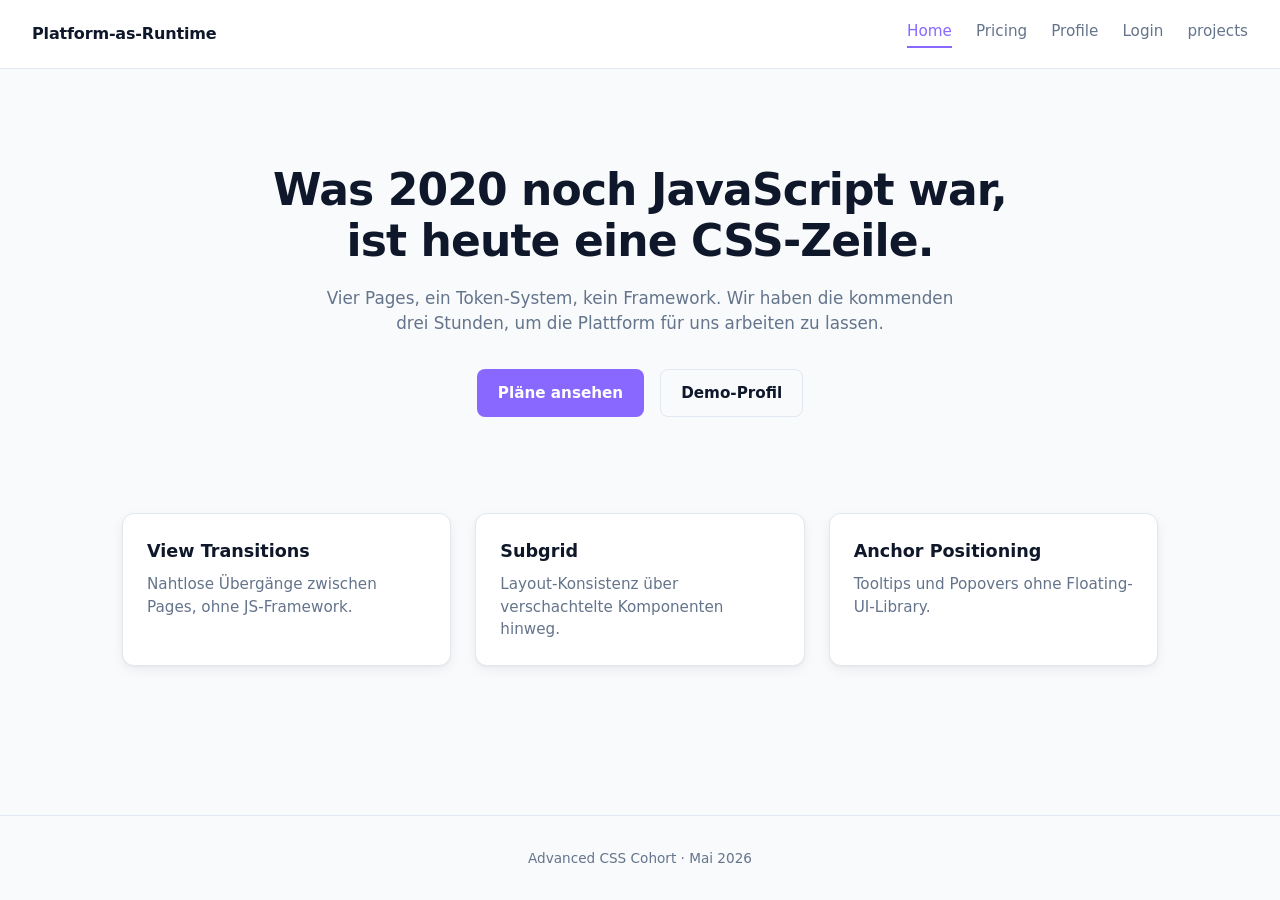
<file: index.html>
<!DOCTYPE html>
<html lang="de">
<head>
  <meta charset="UTF-8">
  <meta name="viewport" content="width=device-width, initial-scale=1.0">
  <title>Platform as Runtime — Home</title>
  <link rel="stylesheet" href="tokens.css">
  <link rel="stylesheet" href="base.css">
  <link rel="stylesheet" href="pages.css">
  <link rel="stylesheet" href="transitions.css">
  <link rel="stylesheet" href="tooltips.css">
  <link rel="stylesheet" href="tooltips.css">


</head>
<body>
  <header class="site-nav">
    <a href="index.html" class="brand">Platform-as-Runtime</a>
    <nav>
      <a href="index.html" aria-current="page">Home</a>
      <a href="pricing.html">Pricing</a>
      <a href="profile.html">Profile</a>
      <a href="login.html">Login</a>
      <a href="projects.html">projects</a>
    </nav>
  </header>

  <main class="page page-home">
    <section class="hero">
      <h1>Was 2020 noch JavaScript war,<br>ist heute eine CSS-Zeile.</h1>
      <p class="lead">
        Vier Pages, ein Token-System, kein Framework. Wir haben die kommenden
        drei Stunden, um die Plattform für uns arbeiten zu lassen.
      </p>
      <div class="cta-row">
        <a href="pricing.html" class="btn btn-primary">Pläne ansehen</a>
        <a href="profile.html" class="btn btn-ghost">Demo-Profil</a>
      </div>
    </section>

    <section class="grid-features">
      <article class="feature-card">
        <h3>View Transitions</h3>
        <p>Nahtlose Übergänge zwischen Pages, ohne JS-Framework.</p>
      </article>
      <article class="feature-card">
        <h3>Subgrid</h3>
        <p>Layout-Konsistenz über verschachtelte Komponenten hinweg.</p>
      </article>
      <article class="feature-card">
        <h3>Anchor Positioning</h3>
        <p>Tooltips und Popovers ohne Floating-UI-Library.</p>
      </article>
    </section>
  </main>

  <footer class="site-footer">
    <p>Advanced CSS Cohort · Mai 2026</p>
  </footer>
</body>
</html>
</file>
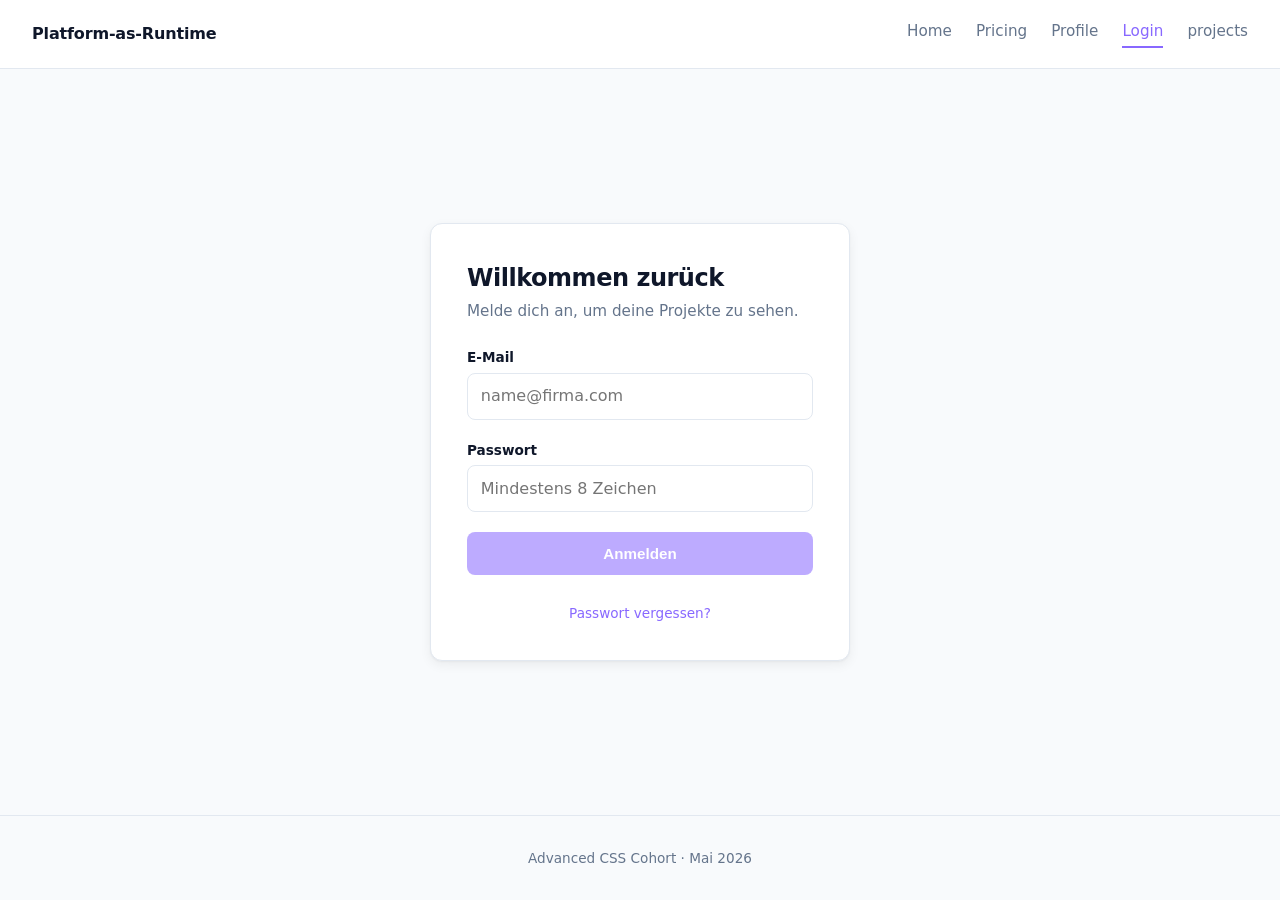
<file: login.html>
<!DOCTYPE html>
<html lang="de">
<head>
  <meta charset="UTF-8">
  <meta name="viewport" content="width=device-width, initial-scale=1.0">
  <title>Platform as Runtime — Login</title>
  <link rel="stylesheet" href="tokens.css">
  <link rel="stylesheet" href="base.css">
  <link rel="stylesheet" href="pages.css">
  <link rel="stylesheet" href="transitions.css">
  <link rel="stylesheet" href="tooltips.css">
</head>
<body>
  <header class="site-nav">
    <a href="index.html" class="brand">Platform-as-Runtime</a>
    <nav>
      <a href="index.html">Home</a>
      <a href="pricing.html">Pricing</a>
      <a href="profile.html">Profile</a>
      <a href="login.html" aria-current="page">Login</a>
      <a href="projects.html">projects</a>

    </nav>
  </header>

  <main class="page page-login">
    <div class="login-card">
      <h1>Willkommen zurück</h1>
      <p class="subtitle">Melde dich an, um deine Projekte zu sehen.</p>

      <form class="login-form" novalidate>
        <div class="field">
          <label for="email">E-Mail</label>
          <input type="email" id="email" name="email" placeholder="name@firma.com" required>
        </div>

        <div class="field">
          <label for="password">Passwort</label>
          <input type="password" id="password" name="password" placeholder="Mindestens 8 Zeichen" required minlength="8">
        </div>

        <button type="submit" class="btn btn-primary">Anmelden</button>

        <p class="forgot"><a href="#">Passwort vergessen?</a></p>
      </form>
    </div>
  </main>

  <footer class="site-footer">
    <p>Advanced CSS Cohort · Mai 2026</p>
  </footer>
</body>
</html>
</file>
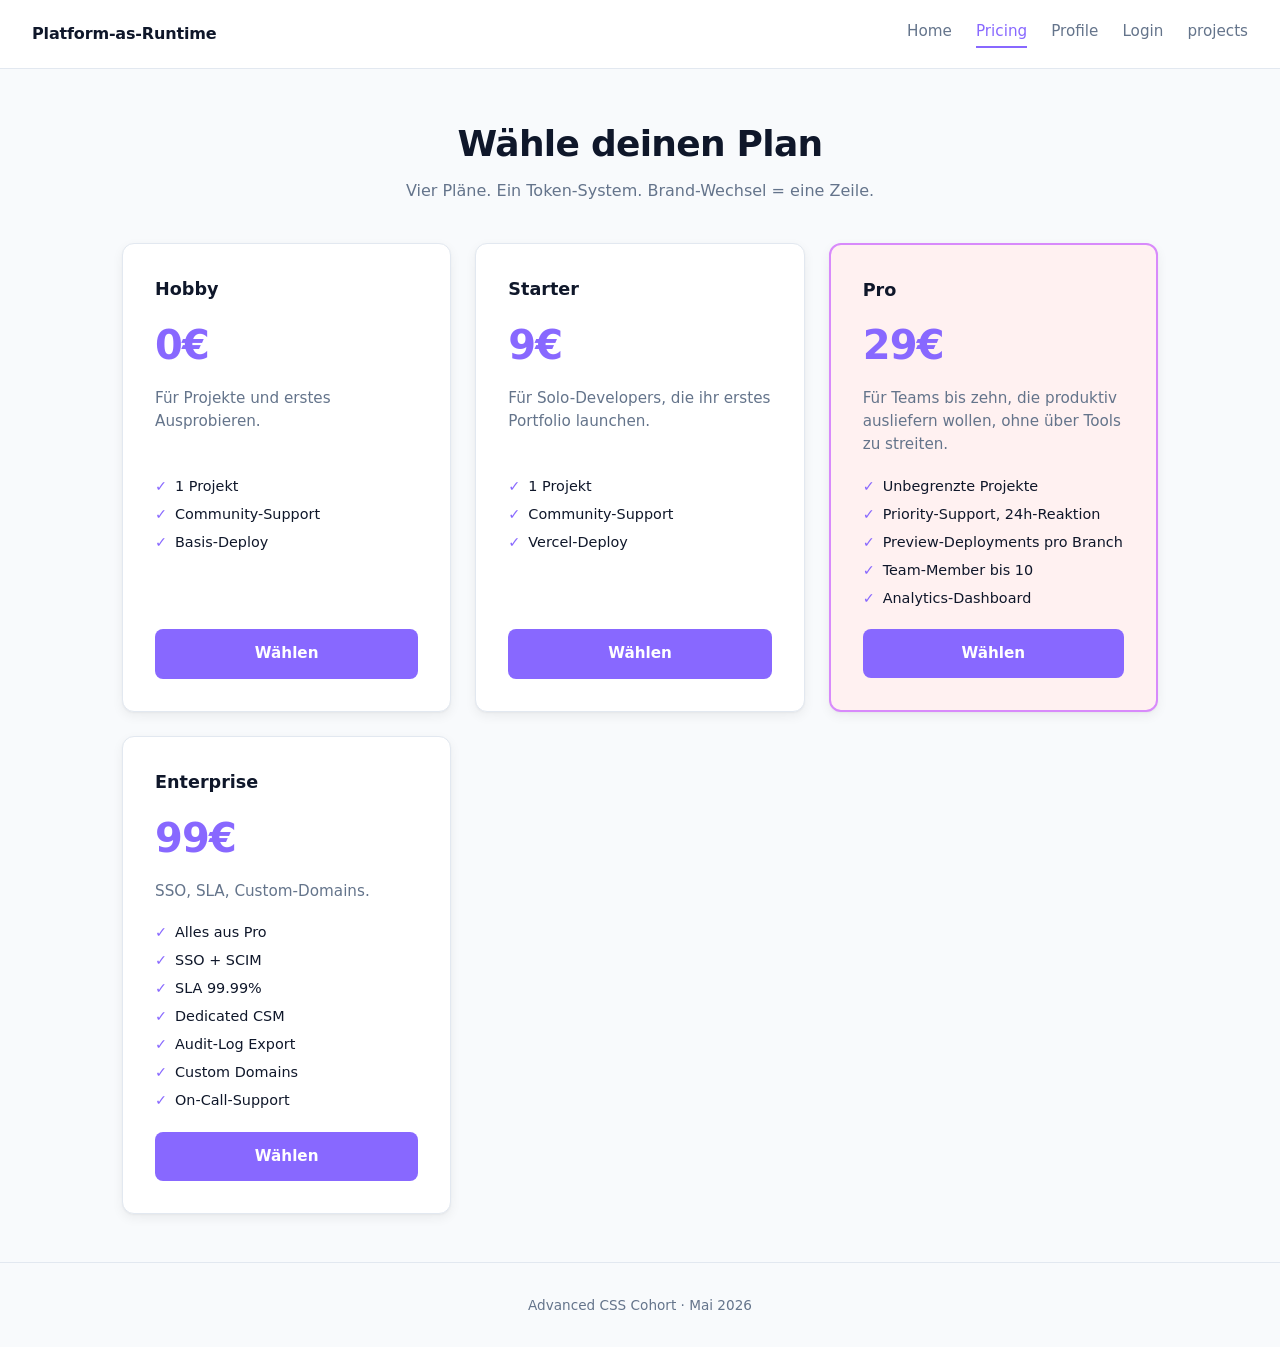
<file: pricing.html>
<!DOCTYPE html>
<html lang="de">

<head>
  <meta charset="UTF-8">
  <meta name="viewport" content="width=device-width, initial-scale=1.0">
  <title>Platform as Runtime — Pricing</title>
  <link rel="stylesheet" href="tokens.css">
  <link rel="stylesheet" href="base.css">
  <link rel="stylesheet" href="pages.css">
  <link rel="stylesheet" href="transitions.css">
  <link rel="stylesheet" href="tooltips.css">
</head>

<body>
  <header class="site-nav">
    <a href="index.html" class="brand">Platform-as-Runtime</a>
    <nav>
      <a href="index.html">Home</a>
      <a href="pricing.html" aria-current="page">Pricing</a>
      <a href="profile.html">Profile</a>
      <a href="login.html">Login</a>
      <a href="projects.html">projects</a>
    </nav>
  </header>

  <main class="page page-pricing">
    <h1>Wähle deinen Plan</h1>
    <p class="lead">Vier Pläne. Ein Token-System. Brand-Wechsel = eine Zeile.</p>

    <div class="pricing-grid">
      <article class="plan" id="plan-hobby">
        <h2>Hobby</h2>
        <p class="price">0€</p>
        <p class="desc">Für Projekte und erstes Ausprobieren.</p>
        <ul class="features">
          <li>1 Projekt</li>
          <li>Community-Support</li>
          <li>Basis-Deploy</li>
        </ul>
        <a href="login.html" class="btn btn-primary">Wählen</a>
      </article>

      <article class="plan" id="plan-starter">
        <h2>Starter</h2>
        <p class="price">9€</p>
        <p class="desc">Für Solo-Developers, die ihr erstes Portfolio launchen.</p>
        <ul class="features">
          <li>1 Projekt</li>
          <li>Community-Support</li>
          <li>Vercel-Deploy</li>
        </ul>
        <a href="login.html" class="btn btn-primary">Wählen</a>
      </article>

      <article class="plan plan-featured" id="plan-pro">
        <h2>Pro</h2>
        <p class="price">29€</p>
        <p class="desc">Für Teams bis zehn, die produktiv ausliefern wollen, ohne über Tools zu streiten.</p>
        <ul class="features">
          <li>Unbegrenzte Projekte</li>
          <li>Priority-Support, 24h-Reaktion</li>
          <li>Preview-Deployments pro Branch</li>
          <li>Team-Member bis 10</li>
          <li>Analytics-Dashboard</li>
        </ul>
        <a href="login.html" class="btn btn-primary">Wählen</a>
      </article>

      <article class="plan" id="plan-enterprise">
        <h2>Enterprise</h2>
        <p class="price">99€</p>
        <p class="desc">SSO, SLA, Custom-Domains.</p>
        <ul class="features">
          <li>Alles aus Pro</li>
          <li>SSO + SCIM</li>
          <li>SLA 99.99%</li>
          <li>Dedicated CSM</li>
          <li>Audit-Log Export</li>
          <li>Custom Domains</li>
          <li>On-Call-Support</li>
        </ul>
        <a href="login.html" class="btn btn-primary">Wählen</a>
      </article>
    </div>
  </main>

  <footer class="site-footer">
    <p>Advanced CSS Cohort · Mai 2026</p>
  </footer>
</body>

</html>
</file>
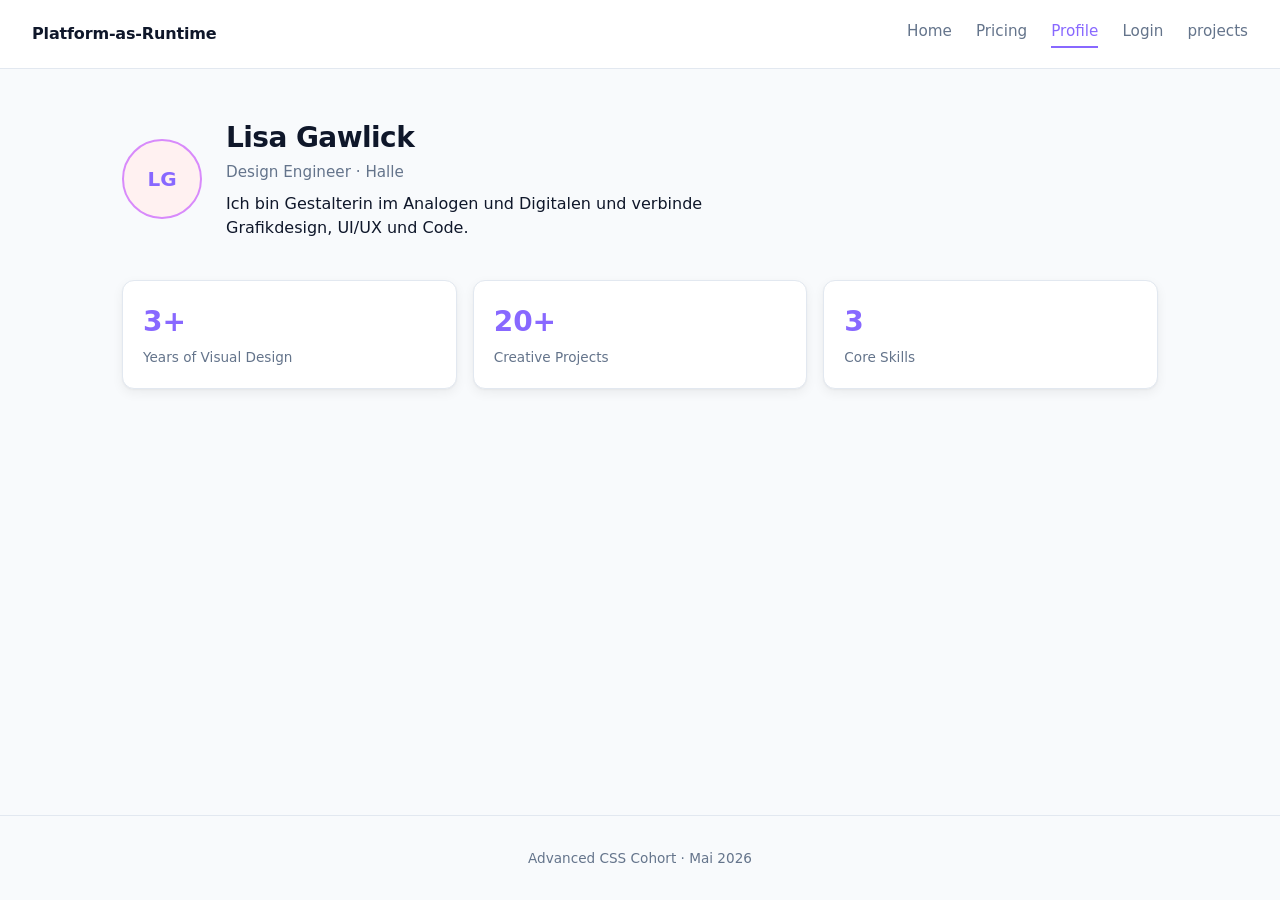
<file: profile.html>
<!DOCTYPE html>
<html lang="de">
<head>
  <meta charset="UTF-8">
  <meta name="viewport" content="width=device-width, initial-scale=1.0">
  <title>Platform as Runtime — Profile</title>
  <link rel="stylesheet" href="tokens.css">
  <link rel="stylesheet" href="base.css">
  <link rel="stylesheet" href="pages.css">
  <link rel="stylesheet" href="transitions.css">
  <link rel="stylesheet" href="tooltips.css">
</head>
<body>
  <header class="site-nav">
    <a href="index.html" class="brand">Platform-as-Runtime</a>
    <nav>
      <a href="index.html">Home</a>
      <a href="pricing.html">Pricing</a>
      <a href="profile.html" aria-current="page">Profile</a>
      <a href="login.html">Login</a>
      <a href="projects.html">projects</a>
    </nav>
  </header>

  <main class="page page-profile">
    <section class="profile-header">
      <div class="avatar" aria-hidden="true">LG</div>
      <div class="profile-meta">
        <h1>Lisa Gawlick</h1>
        <p class="role">Design Engineer · Halle</p>
        <p class="bio">
          Ich bin Gestalterin im Analogen und Digitalen und verbinde Grafikdesign, UI/UX und Code.
        </p>
      </div>
    </section>

    <section class="stats">
      <button class="stat" data-tooltip="Erfahrung in analoger und digitaler Gestaltung">
        <span class="stat-value">3+</span>
        <span class="stat-label">Years of Visual Design</span>
      </button>
      <button class="stat" data-tooltip="Projekte aus Grafikdesign, UI/UX und Web">
        <span class="stat-value">20+</span>
        <span class="stat-label">Creative Projects</span>
      </button>
      <button class="stat" data-tooltip="Fokus auf Gestaltung, Interface Design und Code">
        <span class="stat-value">3</span>
        <span class="stat-label">Core Skills</span>
      </button>
    </section>
  </main>

  <footer class="site-footer">
    <p>Advanced CSS Cohort · Mai 2026</p>
  </footer>
</body>
</html>
</file>
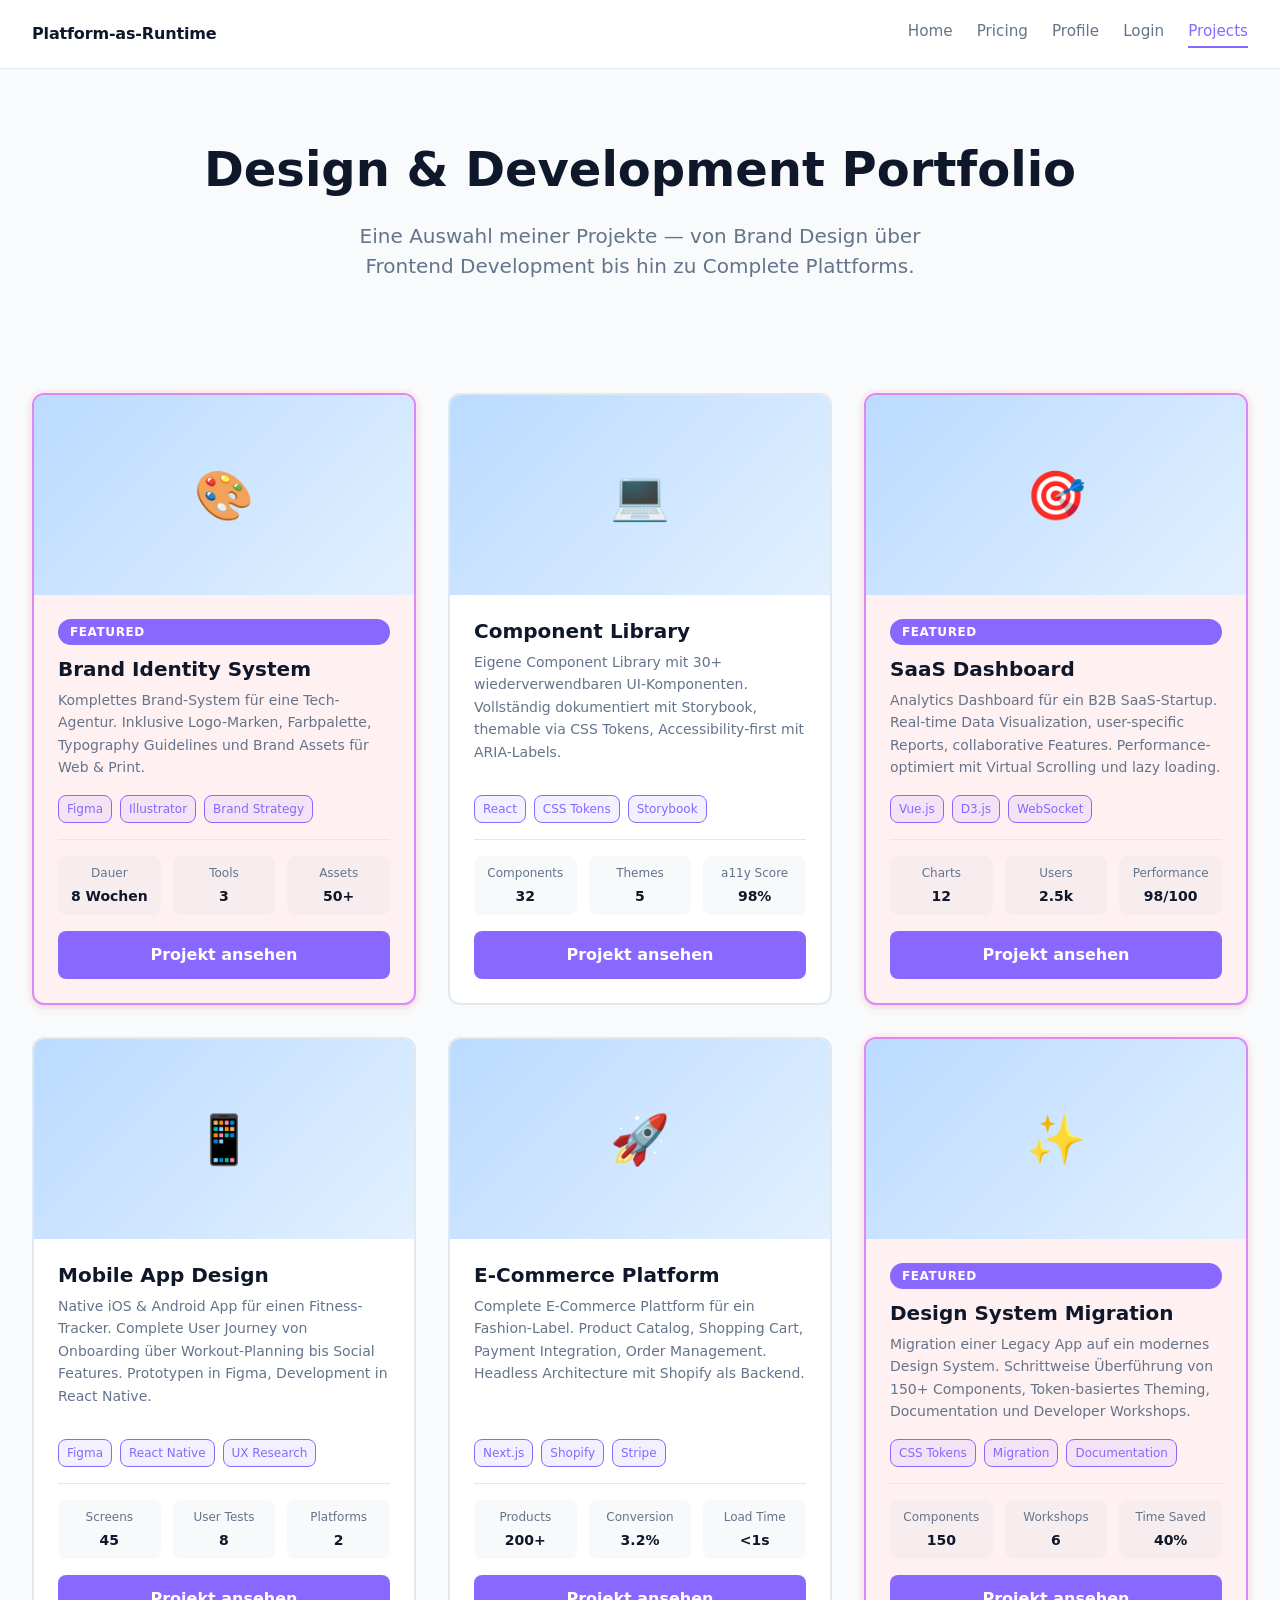
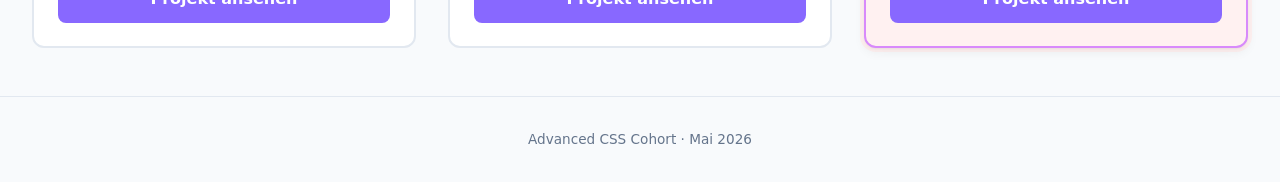
<file: projects.html>
<!DOCTYPE html>
<html lang="de">
<head>
  <meta charset="UTF-8">
  <meta name="viewport" content="width=device-width, initial-scale=1.0">
  <title>Platform as Runtime — Projects</title>
  <link rel="stylesheet" href="tokens.css">
  <link rel="stylesheet" href="base.css">
  <link rel="stylesheet" href="pages.css">
  <link rel="stylesheet" href="transitions.css">
  <link rel="stylesheet" href="tooltips.css">
  <style>
    /* Projects Portfolio mit modernen CSS-Features */

    .projects-hero {
      text-align: center;
      padding: 4rem 1rem;
      background: var(--color-bg);
    }

    .projects-hero h1 {
      font-size: clamp(2rem, 5vw, 3rem);
      color: var(--color-text);
      margin-bottom: 1rem;
    }

    .projects-hero p {
      color: var(--color-text-muted);
      font-size: 1.25rem;
      max-width: 600px;
      margin: 0 auto;
    }

    .projects-grid {
      display: grid;
      grid-template-columns: repeat(auto-fit, minmax(350px, 1fr));
      gap: 2rem;
      padding: 3rem 2rem;
      max-width: 1400px;
      margin: 0 auto;
    }

    .project-card {
      background: var(--color-card);
      border: 2px solid var(--color-border);
      border-radius: var(--radius-card);
      overflow: hidden;
      transition: all 0.3s ease;
      display: flex;
      flex-direction: column;
    }

    /* :has() - Featured Projects bekommen andere Styling */
    .project-card:has(.badge-featured) {
      border-color: var(--color-featured-border);
      background: var(--color-featured-tint);
      box-shadow: var(--shadow-card), 0 0 0 4px var(--color-featured-tint);
    }

    /* :has() - Interactive State bei Link-Hover */
    .project-card:has(.project-link:hover) {
      border-color: var(--color-brand);
      transform: translateY(-4px);
    }

    .project-image {
      width: 100%;
      height: 200px;
      background: linear-gradient(135deg,
        color-mix(in oklch, var(--color-brand) 30%, var(--color-bg)) 0%,
        color-mix(in oklch, var(--color-brand) 10%, var(--color-bg)) 100%
      );
      display: flex;
      align-items: center;
      justify-content: center;
      font-size: 3rem;
      position: relative;
      overflow: hidden;
    }

    .project-image::before {
      content: '';
      position: absolute;
      inset: 0;
      background: color-mix(in oklch, var(--black) 10%, transparent);
      opacity: 0;
      transition: opacity 0.3s ease;
    }

    .project-card:hover .project-image::before {
      opacity: 1;
    }

    .project-content {
      padding: 1.5rem;
      flex: 1;
      display: flex;
      flex-direction: column;
    }

    .badge-featured {
      display: inline-block;
      padding: 0.25rem 0.75rem;
      background: var(--color-brand);
      color: var(--color-card);
      border-radius: var(--radius-pill);
      font-size: 0.75rem;
      font-weight: 700;
      text-transform: uppercase;
      letter-spacing: 0.05em;
      margin-bottom: 0.75rem;
    }

    .project-title {
      font-size: 1.5rem;
      font-weight: 700;
      color: var(--color-text);
      margin-bottom: 0.5rem;
      line-height: 1.2;
    }

    .project-description {
      color: var(--color-text-muted);
      line-height: 1.6;
      margin-bottom: 1rem;
      flex: 1;
    }

    /* Subgrid - Metadaten im Grid ausrichten */
    .project-meta {
      display: grid;
      grid-template-columns: repeat(3, 1fr);
      gap: 0.75rem;
      margin-top: auto;
      padding-top: 1rem;
      border-top: 1px solid var(--color-border);
    }

    .project-meta-item {
      text-align: center;
      padding: 0.5rem;
      background: color-mix(in oklch, var(--color-muted) 15%, transparent);
      border-radius: var(--radius-button);
      font-size: 0.875rem;
    }

    .meta-label {
      display: block;
      font-size: 0.75rem;
      color: var(--color-text-muted);
      margin-bottom: 0.25rem;
    }

    .meta-value {
      font-weight: 600;
      color: var(--color-text);
    }

    .project-tags {
      display: flex;
      flex-wrap: wrap;
      gap: 0.5rem;
      margin-bottom: 1rem;
    }

    .tag {
      padding: 0.25rem 0.5rem;
      background: color-mix(in oklch, var(--color-brand) 10%, transparent);
      border: 1px solid var(--color-brand);
      border-radius: var(--radius-button);
      font-size: 0.75rem;
      color: var(--color-brand);
      font-weight: 500;
    }

    .project-link {
      display: inline-block;
      width: 100%;
      padding: 0.75rem;
      background: var(--color-brand);
      color: var(--color-card);
      text-align: center;
      text-decoration: none;
      border-radius: var(--radius-button);
      font-weight: 600;
      transition: background 0.2s ease;
      margin-top: 1rem;
    }

    .project-link:hover {
      background: var(--color-button-hover);
    }

    /* @container - Responsive Typography */
    .project-content {
      container-type: inline-size;
    }

    .project-title {
      font-size: clamp(1.25rem, 4cqi, 1.75rem);
    }

    .project-description {
      font-size: clamp(0.875rem, 2.5cqi, 1rem);
    }

    /* View Transitions für Smooth Navigation */
    @view-transition {
      navigation: auto;
    }

    ::view-transition-old(project-card),
    ::view-transition-new(project-card) {
      animation-duration: 0.3s;
    }
  </style>
</head>
<body>
  <header class="site-nav">
    <a href="index.html" class="brand">Platform-as-Runtime</a>
    <nav>
      <a href="index.html">Home</a>
      <a href="pricing.html">Pricing</a>
      <a href="profile.html">Profile</a>
      <a href="login.html">Login</a>
      <a href="projects.html" aria-current="page">Projects</a>
    </nav>
  </header>

  <main>
    <section class="projects-hero">
      <h1>Design & Development Portfolio</h1>
      <p>Eine Auswahl meiner Projekte — von Brand Design über Frontend Development bis hin zu Complete Plattforms.</p>
    </section>

    <section class="projects-grid">
      <article class="project-card">
        <div class="project-image">🎨</div>
        <div class="project-content">
          <span class="badge-featured">Featured</span>
          <h2 class="project-title">Brand Identity System</h2>
          <p class="project-description">
            Komplettes Brand-System für eine Tech-Agentur. Inklusive Logo-Marken,
            Farbpalette, Typography Guidelines und Brand Assets für Web & Print.
          </p>
          <div class="project-tags">
            <span class="tag">Figma</span>
            <span class="tag">Illustrator</span>
            <span class="tag">Brand Strategy</span>
          </div>
          <div class="project-meta">
            <div class="project-meta-item">
              <span class="meta-label">Dauer</span>
              <span class="meta-value">8 Wochen</span>
            </div>
            <div class="project-meta-item">
              <span class="meta-label">Tools</span>
              <span class="meta-value">3</span>
            </div>
            <div class="project-meta-item">
              <span class="meta-label">Assets</span>
              <span class="meta-value">50+</span>
            </div>
          </div>
          <a href="#" class="project-link">Projekt ansehen</a>
        </div>
      </article>

      <article class="project-card">
        <div class="project-image">💻</div>
        <div class="project-content">
          <h2 class="project-title">Component Library</h2>
          <p class="project-description">
            Eigene Component Library mit 30+ wiederverwendbaren UI-Komponenten.
            Vollständig dokumentiert mit Storybook, themable via CSS Tokens,
            Accessibility-first mit ARIA-Labels.
          </p>
          <div class="project-tags">
            <span class="tag">React</span>
            <span class="tag">CSS Tokens</span>
            <span class="tag">Storybook</span>
          </div>
          <div class="project-meta">
            <div class="project-meta-item">
              <span class="meta-label">Components</span>
              <span class="meta-value">32</span>
            </div>
            <div class="project-meta-item">
              <span class="meta-label">Themes</span>
              <span class="meta-value">5</span>
            </div>
            <div class="project-meta-item">
              <span class="meta-label">a11y Score</span>
              <span class="meta-value">98%</span>
            </div>
          </div>
          <a href="#" class="project-link">Projekt ansehen</a>
        </div>
      </article>

      <article class="project-card">
        <div class="project-image">🎯</div>
        <div class="project-content">
          <span class="badge-featured">Featured</span>
          <h2 class="project-title">SaaS Dashboard</h2>
          <p class="project-description">
            Analytics Dashboard für ein B2B SaaS-Startup. Real-time Data Visualization,
            user-specific Reports, collaborative Features. Performance-optimiert
            mit Virtual Scrolling und lazy loading.
          </p>
          <div class="project-tags">
            <span class="tag">Vue.js</span>
            <span class="tag">D3.js</span>
            <span class="tag">WebSocket</span>
          </div>
          <div class="project-meta">
            <div class="project-meta-item">
              <span class="meta-label">Charts</span>
              <span class="meta-value">12</span>
            </div>
            <div class="project-meta-item">
              <span class="meta-label">Users</span>
              <span class="meta-value">2.5k</span>
            </div>
            <div class="project-meta-item">
              <span class="meta-label">Performance</span>
              <span class="meta-value">98/100</span>
            </div>
          </div>
          <a href="#" class="project-link">Projekt ansehen</a>
        </div>
      </article>

      <article class="project-card">
        <div class="project-image">📱</div>
        <div class="project-content">
          <h2 class="project-title">Mobile App Design</h2>
          <p class="project-description">
            Native iOS & Android App für einen Fitness-Tracker. Complete User Journey
            von Onboarding über Workout-Planning bis Social Features. Prototypen
            in Figma, Development in React Native.
          </p>
          <div class="project-tags">
            <span class="tag">Figma</span>
            <span class="tag">React Native</span>
            <span class="tag">UX Research</span>
          </div>
          <div class="project-meta">
            <div class="project-meta-item">
              <span class="meta-label">Screens</span>
              <span class="meta-value">45</span>
            </div>
            <div class="project-meta-item">
              <span class="meta-label">User Tests</span>
              <span class="meta-value">8</span>
            </div>
            <div class="project-meta-item">
              <span class="meta-label">Platforms</span>
              <span class="meta-value">2</span>
            </div>
          </div>
          <a href="#" class="project-link">Projekt ansehen</a>
        </div>
      </article>

      <article class="project-card">
        <div class="project-image">🚀</div>
        <div class="project-content">
          <h2 class="project-title">E-Commerce Platform</h2>
          <p class="project-description">
            Complete E-Commerce Plattform für ein Fashion-Label. Product Catalog,
            Shopping Cart, Payment Integration, Order Management. Headless Architecture
            mit Shopify als Backend.
          </p>
          <div class="project-tags">
            <span class="tag">Next.js</span>
            <span class="tag">Shopify</span>
            <span class="tag">Stripe</span>
          </div>
          <div class="project-meta">
            <div class="project-meta-item">
              <span class="meta-label">Products</span>
              <span class="meta-value">200+</span>
            </div>
            <div class="project-meta-item">
              <span class="meta-label">Conversion</span>
              <span class="meta-value">3.2%</span>
            </div>
            <div class="project-meta-item">
              <span class="meta-label">Load Time</span>
              <span class="meta-value">&lt;1s</span>
            </div>
          </div>
          <a href="#" class="project-link">Projekt ansehen</a>
        </div>
      </article>

      <article class="project-card">
        <div class="project-image">✨</div>
        <div class="project-content">
          <span class="badge-featured">Featured</span>
          <h2 class="project-title">Design System Migration</h2>
          <p class="project-description">
            Migration einer Legacy App auf ein modernes Design System. Schrittweise
            Überführung von 150+ Components, Token-basiertes Theming, Documentation
            und Developer Workshops.
          </p>
          <div class="project-tags">
            <span class="tag">CSS Tokens</span>
            <span class="tag">Migration</span>
            <span class="tag">Documentation</span>
          </div>
          <div class="project-meta">
            <div class="project-meta-item">
              <span class="meta-label">Components</span>
              <span class="meta-value">150</span>
            </div>
            <div class="project-meta-item">
              <span class="meta-label">Workshops</span>
              <span class="meta-value">6</span>
            </div>
            <div class="project-meta-item">
              <span class="meta-label">Time Saved</span>
              <span class="meta-value">40%</span>
            </div>
          </div>
          <a href="#" class="project-link">Projekt ansehen</a>
        </div>
      </article>
    </section>
  </main>

  <footer class="site-footer">
    <p>Advanced CSS Cohort · Mai 2026</p>
  </footer>
</body>
</html>
</file>
<file: tokens.css>
/* ============================================================
   TOKENS.CSS — 3-Layer Token-System
   Layer 1 = Primitives, Layer 2 = Semantic, Layer 3 = Component
   Brand-Wechsel = Layer 2 ändern, alle Layer-3-Werte folgen.
   ============================================================ */

/* LAYER 1 — PRIMITIVES (rohe Werte, niemals direkt in Components) */
:root {
  --slate-50:  #f8fafc;
  --slate-100: #f1f5f9;
  --slate-200: #e2e8f0;
  --slate-300: #cbd5e1;
  --slate-500: #64748b;
  --slate-700: #334155;
  --slate-900: #0f172a;
  --indigo-500: #6366f1;
  --purple-500: oklch(0.65 0.25 285);
  --white: #ffffff;
  --black: #000000;
}

/* LAYER 2 — SEMANTIC (Bedeutung, nicht Zahl) */
:root {
  --color-brand:        var(--purple-500);
  --color-text:         var(--slate-900);
  --color-text-muted:   var(--slate-500);
  --color-bg:           var(--slate-50);
  --color-card:         var(--white);
  --color-border:       var(--slate-200);
  --color-muted:        var(--slate-300);
}

/* LAYER 3 — COMPONENT (color-mix derived, oklch) */
:root {
  --color-featured-tint:   color-mix(in oklch, var(--color-brand)  8%, white);
  --color-featured-border: color-mix(in oklch, var(--color-brand) 70%, white);
  --color-button-hover:    color-mix(in oklch, var(--color-brand) 85%, black);
  --color-tooltip-bg:      var(--slate-900);
  --color-tooltip-text:    var(--slate-50);

  --radius-card:   0.75rem;
  --radius-button: 0.5rem;
  --radius-pill:   999px;

  --shadow-card: 0 1px 2px color-mix(in oklch, var(--black) 4%, transparent),
                 0 4px 12px color-mix(in oklch, var(--black) 6%, transparent);
}

/* Cascade-Frage:
   1. Auf welcher Ebene ist --color-brand definiert (Layer 1, 2, oder 3)?
      --color-brand ist auf Layer 2 (Semantic) definiert als var(--indigo-500).  
   2. Was würde passieren, wenn ich in der .login-card-Regel
      --color-brand neu setze?
      Das Überschreiben in .login-card würde den neuen Wert für dieses Element UND alle Layer-3-Tokens neu berechnen,
      da diese von --color-brand abhängen.
   3. Wäre das eine gute Idee?
      Das ist keine gute Idee, weil es das zentrale 3-Layer-System bricht und zu unerwarteten Side-Effekten führt —  
      besser wäre ein neues Semantic-Token in Layer 2.    */
</file>
<file: base.css>
/* ============================================================
   BASE.CSS — Reset + Body + Nav + Footer + Buttons
   Wiederverwendbar auf allen Pages.
   ============================================================ */

*,
*::before,
*::after {
  box-sizing: border-box;
  margin: 0;
  padding: 0;
}

html {
  scroll-behavior: smooth;
}

body {
  font-family: system-ui, -apple-system, "Segoe UI", sans-serif;
  background: var(--color-bg);
  color: var(--color-text);
  line-height: 1.5;
  min-height: 100vh;
  display: flex;
  flex-direction: column;
}

/* === Site Navigation (auf allen Pages identisch) === */
.site-nav {
  display: flex;
  justify-content: space-between;
  align-items: center;
  padding: 1.25rem 2rem;
  background: var(--color-card);
  border-bottom: 1px solid var(--color-border);
}

.site-nav .brand {
  font-weight: 700;
  font-size: 1rem;
  color: var(--color-text);
  text-decoration: none;
  letter-spacing: -0.01em;
}

.site-nav nav {
  display: flex;
  gap: 1.5rem;
}

.site-nav nav a {
  color: var(--color-text-muted);
  text-decoration: none;
  font-size: 0.95rem;
  transition: color 0.15s ease;
}

.site-nav nav a:hover {
  color: var(--color-brand);
}

.site-nav nav a[aria-current="page"] {
  color: var(--color-brand);
  border-bottom: 2px solid var(--color-brand);
  padding-bottom: 0.2rem;
}

/* === Main Content === */
.page {
  flex: 1;
  width: 100%;
  max-width: 1100px;
  margin: 0 auto;
  padding: 3rem 2rem;
}

/* === Buttons (geteilt) === */
.btn {
  display: inline-block;
  padding: 0.75rem 1.25rem;
  border-radius: var(--radius-button);
  font-weight: 600;
  font-size: 0.95rem;
  text-decoration: none;
  cursor: pointer;
  border: 1px solid transparent;
  transition: background 0.2s ease, color 0.2s ease, border-color 0.2s ease;
}

.btn-primary {
  background: var(--color-brand);
  color: white;
}

.btn-primary:hover {
  background: var(--color-button-hover);
}

/* (0,1,0) */
.btn-ghost {
  background: transparent;
  color: var(--color-text);
  border-color: var(--color-border);
}

/* (0,2,0) */
.btn-ghost:hover {
  border-color: var(--color-brand);
  color: var(--color-brand);
}

/* (0,2,0) */
.btn:focus-visible {
  outline: 3px solid var(--color-featured-border);
  outline-offset: 2px;
}

/* === Footer === */
.site-footer {
  text-align: center;
  padding: 2rem;
  color: var(--color-text-muted);
  font-size: 0.85rem;
  border-top: 1px solid var(--color-border);
}
</file>
<file: pages.css>
/* ============================================================
   PAGES.CSS — Page-spezifische Styles für alle vier Pages.
   Home, Pricing, Profile, Login.
   ============================================================ */

/* ========== HOME ========== */
.page-home .hero {
  text-align: center;
  padding: 3rem 0 4rem;
}

.page-home .hero > * {
  animation: fade-in-slide linear both;
  animation-timeline: view();
  animation-range: entry 0% entry 30%;
}

@keyframes fade-in-slide {
  from {
    opacity: 0;
    transform: translateY(30px);
  }
  to {
    opacity: 1;
    transform: translateY(0);
  }
}

.page-home h1 {
  font-size: clamp(1.75rem, 4vw, 2.75rem);
  font-weight: 800;
  letter-spacing: -0.02em;
  line-height: 1.15;
}

.page-home .lead {
  margin-top: 1.25rem;
  font-size: 1.05rem;
  color: var(--color-text-muted);
  max-width: 640px;
  margin-left: auto;
  margin-right: auto;
}

.page-home .cta-row {
  margin-top: 2rem;
  display: flex;
  gap: 1rem;
  justify-content: center;
  flex-wrap: wrap;
}

.grid-features {
  display: grid;
  grid-template-columns: repeat(auto-fit, minmax(240px, 1fr));
  gap: 1.5rem;
  margin-top: 2rem;
}

.feature-card {
  background: var(--color-card);
  border: 1px solid var(--color-border);
  border-radius: var(--radius-card);
  padding: 1.5rem;
  box-shadow: var(--shadow-card);
}

.feature-card h3 {
  font-size: 1.1rem;
  font-weight: 700;
  margin-bottom: 0.5rem;
}

.feature-card p {
  color: var(--color-text-muted);
  font-size: 0.95rem;
}

/* ========== PRICING ========== */
.page-pricing h1 {
  text-align: center;
  font-size: 2.25rem;
  font-weight: 800;
  letter-spacing: -0.02em;
}

.page-pricing .lead {
  text-align: center;
  color: var(--color-text-muted);
  margin-top: 0.5rem;
  margin-bottom: 2.5rem;
}

.pricing-grid {
  display: grid;
  grid-template-columns: repeat(auto-fit, minmax(260px, 1fr));
  grid-template-rows: auto auto auto 1fr auto;
  gap: 1.5rem;

  /* === ISSUE #2 — Subgrid kommt hier dazu ===
     Aktuell hat jede Card ihre eigene innere Höhe.
     Cards mit unterschiedlich langen Features-Listen sind
     vertikal nicht aligned. Subgrid auf .plan macht jede Row
     in jeder Card gleich hoch. Code in der Lecture, Block B. */
}

/* Box-Model-Frage: was wäre die tatsächliche Breite einer .plan-Card,
   wenn box-sizing NICHT border-box wäre?
   Antwort: ... 
   - Mit border-box (aktuell): 260px Gesamtbreite
   - Mit content-box: 326px Gesamtbreite

  Die Card würde also 66px breiter sein als beabsichtigt, da Padding (64px) und Border (2px) zur definierten Breite
  hinzugefügt würden statt eingerechnet zu werden. */

.plan {
  background: var(--color-card);
  border: 1px solid var(--color-border);
  border-radius: var(--radius-card);
  padding: 2rem;
  display: grid;
  grid-row: span 5;
  grid-template-rows: subgrid;
  /* flex-direction: column; */
  gap: 0.75rem;
  box-shadow: var(--shadow-card);
}

.plan h2 {
  font-size: 1.1rem;
  font-weight: 700;
}

.plan .price {
  font-size: 2.5rem;
  font-weight: 800;
  color: var(--color-brand);
  letter-spacing: -0.02em;
}

.plan .desc {
  color: var(--color-text-muted);
  font-size: 0.95rem;
}

.plan .features {
  list-style: none;
  display: flex;
  flex-direction: column;
  gap: 0.4rem;
  margin: 0.5rem 0;
}

.plan .features li {
  font-size: 0.9rem;
  padding-left: 1.25rem;
  position: relative;
}

.plan .features li::before {
  content: "✓";
  position: absolute;
  left: 0;
  color: var(--color-brand);
  font-weight: 700;
}

.plan .btn {
  text-align: center;
}

.plan-featured {
  background: var(--color-featured-tint);
  border: 2px solid var(--color-featured-border);
}

/* ========== PROFILE ========== */
.page-profile .profile-header {
  display: flex;
  gap: 1.5rem;
  align-items: center;
  margin-bottom: 2.5rem;
}

.avatar {
  width: 80px;
  height: 80px;
  border-radius: 50%;
  background: var(--color-featured-tint);
  border: 2px solid var(--color-featured-border);
  display: grid;
  place-items: center;
  font-weight: 800;
  font-size: 1.25rem;
  color: var(--color-brand);
  flex-shrink: 0;
}

.profile-meta h1 {
  font-size: 1.75rem;
  font-weight: 800;
  letter-spacing: -0.02em;
}

.profile-meta .role {
  color: var(--color-text-muted);
  font-size: 0.95rem;
  margin-top: 0.15rem;
}

.profile-meta .bio {
  margin-top: 0.5rem;
  max-width: 480px;
}

.stats {
  display: grid;
  grid-template-columns: repeat(auto-fit, minmax(140px, 1fr));
  gap: 1rem;
}

.stat {
  background: var(--color-card);
  border: 1px solid var(--color-border);
  border-radius: var(--radius-card);
  padding: 1.25rem;
  display: flex;
  flex-direction: column;
  gap: 0.25rem;
  text-align: left;
  cursor: pointer;
  font: inherit;
  color: inherit;
  box-shadow: var(--shadow-card);
  transition: border-color 0.15s ease;
}

.stat:hover {
  border-color: var(--color-featured-border);
}

.stat-value {
  font-size: 1.75rem;
  font-weight: 800;
  color: var(--color-brand);
}

.stat-label {
  font-size: 0.85rem;
  color: var(--color-text-muted);
}

/* ========== LOGIN ========== */
.page-login {
  display: grid;
  place-items: center;
}

.login-card {
  width: 100%;
  max-width: 420px;
  background: var(--color-card);
  border: 1px solid var(--color-border);
  border-radius: var(--radius-card);
  padding: 2.25rem;
  box-shadow: var(--shadow-card);
}

.login-card h1 {
  font-size: 1.5rem;
  font-weight: 800;
  letter-spacing: -0.02em;
}

.login-card .subtitle {
  color: var(--color-text-muted);
  font-size: 0.95rem;
  margin-top: 0.25rem;
  margin-bottom: 1.5rem;
}

.login-form {
  display: flex;
  flex-direction: column;
  gap: 1.25rem;
}

.field {
  display: flex;
  flex-direction: column;
  gap: 0.35rem;
}

.field label {
  font-size: 0.85rem;
  font-weight: 600;
}

.field input {
  padding: 0.65rem 0.8rem;
  border: 1px solid var(--color-border);
  border-radius: var(--radius-button);
  font: inherit;
  background: var(--color-card);
  transition: border-color 0.15s ease, box-shadow 0.15s ease;
}

.field input:focus {
  outline: none;
  border-color: var(--color-brand);
  box-shadow: 0 0 0 3px var(--color-featured-tint);
}

/* Error-State für Email-Feld: nur wenn nicht leer UND invalid */
.field:has(input:not(:placeholder-shown):invalid) input {
  border-color: var(--color-error, #ef4444);
  animation: color-shift 0.3s ease;
}

.field:has(input:not(:placeholder-shown):invalid) {
  position: relative;
}

.field:has(input:not(:placeholder-shown):invalid)::after {
  content: "✕";
  position: absolute;
  right: 0.75rem;
  top: 1.6rem;
  color: var(--color-error, #ef4444);
  font-size: 0.9rem;
  pointer-events: none;
  animation: fade-in 0.3s ease;
}

@keyframes fade-in {
  from { opacity: 0; transform: translateY(-2px); }
  to { opacity: 1; transform: translateY(0); }
}

@keyframes color-shift {
  from { border-color: var(--color-brand); }
  to { border-color: var(--color-error, #ef4444); }
}

.login-form:has(input:placeholder-shown) .btn {
  opacity: 0.55;
  cursor: not-allowed;
}

.forgot {
  text-align: center;
  font-size: 0.85rem;
  margin-top: 0.5rem;
}

.forgot a {
  color: var(--color-brand);
  text-decoration: none;
}
</file>
<file: transitions.css>
/* ============================================================
   TRANSITIONS.CSS — View Transitions API
   Diese Datei ist absichtlich fast leer.
   Die Lecture füllt sie zwischen den Markern.

   Issues, die hier gelöst werden:
     · Issue #1 — Page-Transitions zwischen allen vier Pages
     · Issue #4 — view-transition-name Collision (Hyrum's Law)
   ============================================================ */


/* === BEGIN ISSUE #1 — View Transitions Opt-In === */
/*  Wir aktivieren View Transitions als Opt-In für die ganze
    Page. Eine Zeile reicht. Browser ohne Support ignorieren
    es stillschweigend.                                        */
@view-transition {
    navigation:auto;
}


/* === END ISSUE #1 === */


/* === BEGIN ISSUE #1 — Custom Animation für Page-Wechsel === */
/*  Default-Transition ist ein Crossfade. Wir bauen ein leichtes
    Slide-In, das sich nach Linear/Vercel anfühlt.             */
::view-transition-old(root){
    animation: 250ms cubic-bezier(0.4, 0, 0.2, 1) both fade-slide-out;
}

::view-transition-new(root){
    animation: 250ms cubic-bezier(0.4, 0, 0.2, 1) both fade-slide-in;
}

@keyframes fade-slide-out{
    to{
        opacity: 0;
        transform: translateY(-8px);
    }
}

@keyframes fade-slide-in {
    from{
        opacity: 0;
        transform: translateY(8px);
    }
}


/* === END ISSUE #1 === */


/* === BEGIN ISSUE #4 — Eindeutige Transition-Names === */
/*  Wenn mehrere Elemente auf zwei Pages denselben
    view-transition-name haben, wirft der Browser einen Fehler.
    Wir geben jeder Pricing-Card einen eindeutigen Name.       */



/* === END ISSUE #4 === */

/* Naming Convestion support to article id´s & adding smooth transition */

#plan-hobby{
    view-transition-name: --plan-hobby;
}
#plan-starter{
    view-transition-name: --plan-starter;
}
#plan-pro{
    view-transition-name: --plan-pro;
}
#plan-enterprise{
    view-transition-name: --plan-enterprise;
    }
</file>
<file: tooltips.css>
/* ============================================================
   TOOLTIPS.CSS — Anchor Positioning API
   Diese Datei ist absichtlich fast leer.
   Die Lecture füllt sie zwischen den Markern.

   Issue, das hier gelöst wird:
     · Issue #3 — Tooltips auf Profile-Stats ohne JS-Library
   ============================================================ */
@supports(anchor-name: --x) {
    /* Alle Styles in diesem Block laufen nur in Browsern, die die Anchor Positioning API unterstützen. */


.start {
    anchor-name: --stat;
    position: relative;
    /*Dies ist fur anchro positioning NICHT gebraucht, 
    sonderen gilt als sicherheits netz falls der browser AP noch nicht 
    unterstutzt*/
}

.start[data-tooltip]::after {
    content: attr(data-tooltip);
    position: absolute;
    position-anchor: --stat;
    bottom: anchor(top);
    left: anchor(center);
    translate: -50% -8px;
    white-space: nowrap;
    pointer-events: none;
}

/* === BEGIN ISSUE #3 — Anchor Setup === */
/*  Jede .stat wird zu einem Anker, an dem ein Tooltip hängt.
    Wir benutzen anchor-name, position-anchor und das
    ::after-Pseudo-Element für den Tooltip-Inhalt.            */



/* === END ISSUE #3 === */


/* === BEGIN ISSUE #3 — Tooltip Visual + Position === */
/*  Tooltip ist standardmäßig versteckt. Auf :hover und :focus
    erscheint er, positioniert über dem Anker.                */

.start[data-tooltip]::after {
    background: var(--color-tooltip-bg);
    color: var(--color-tooltip-text);
    font-size: 0.8rem;
    font-weight: 500;
    padding: 0.4rem 0.65rem;
    border-radius: var(--radius-button);
    box-shadow: var(--shadow-card);
    opacity: 0;
    translate: -50% 0px;
    transition: opacity 0.15s ease, translate 0.15s ease;
}

.stat:hover::after,
.stat:focus-visible::after {
    opacity: 1;
    translate: -50% -8px;
}}


/* === END ISSUE #3 === */


/* === BEGIN ISSUE #5 — @supports Fallback === */
/*  Anchor Positioning läuft Mai 2026 nur in Chromium-Browsern.
    Firefox + Safari sehen einen einfachen, statischen Fallback.
    Das gehört in @supports, damit moderne Browser den Block
    sehen, ältere ihn überspringen.                            */



/* === END ISSUE #5 === */
</file>
